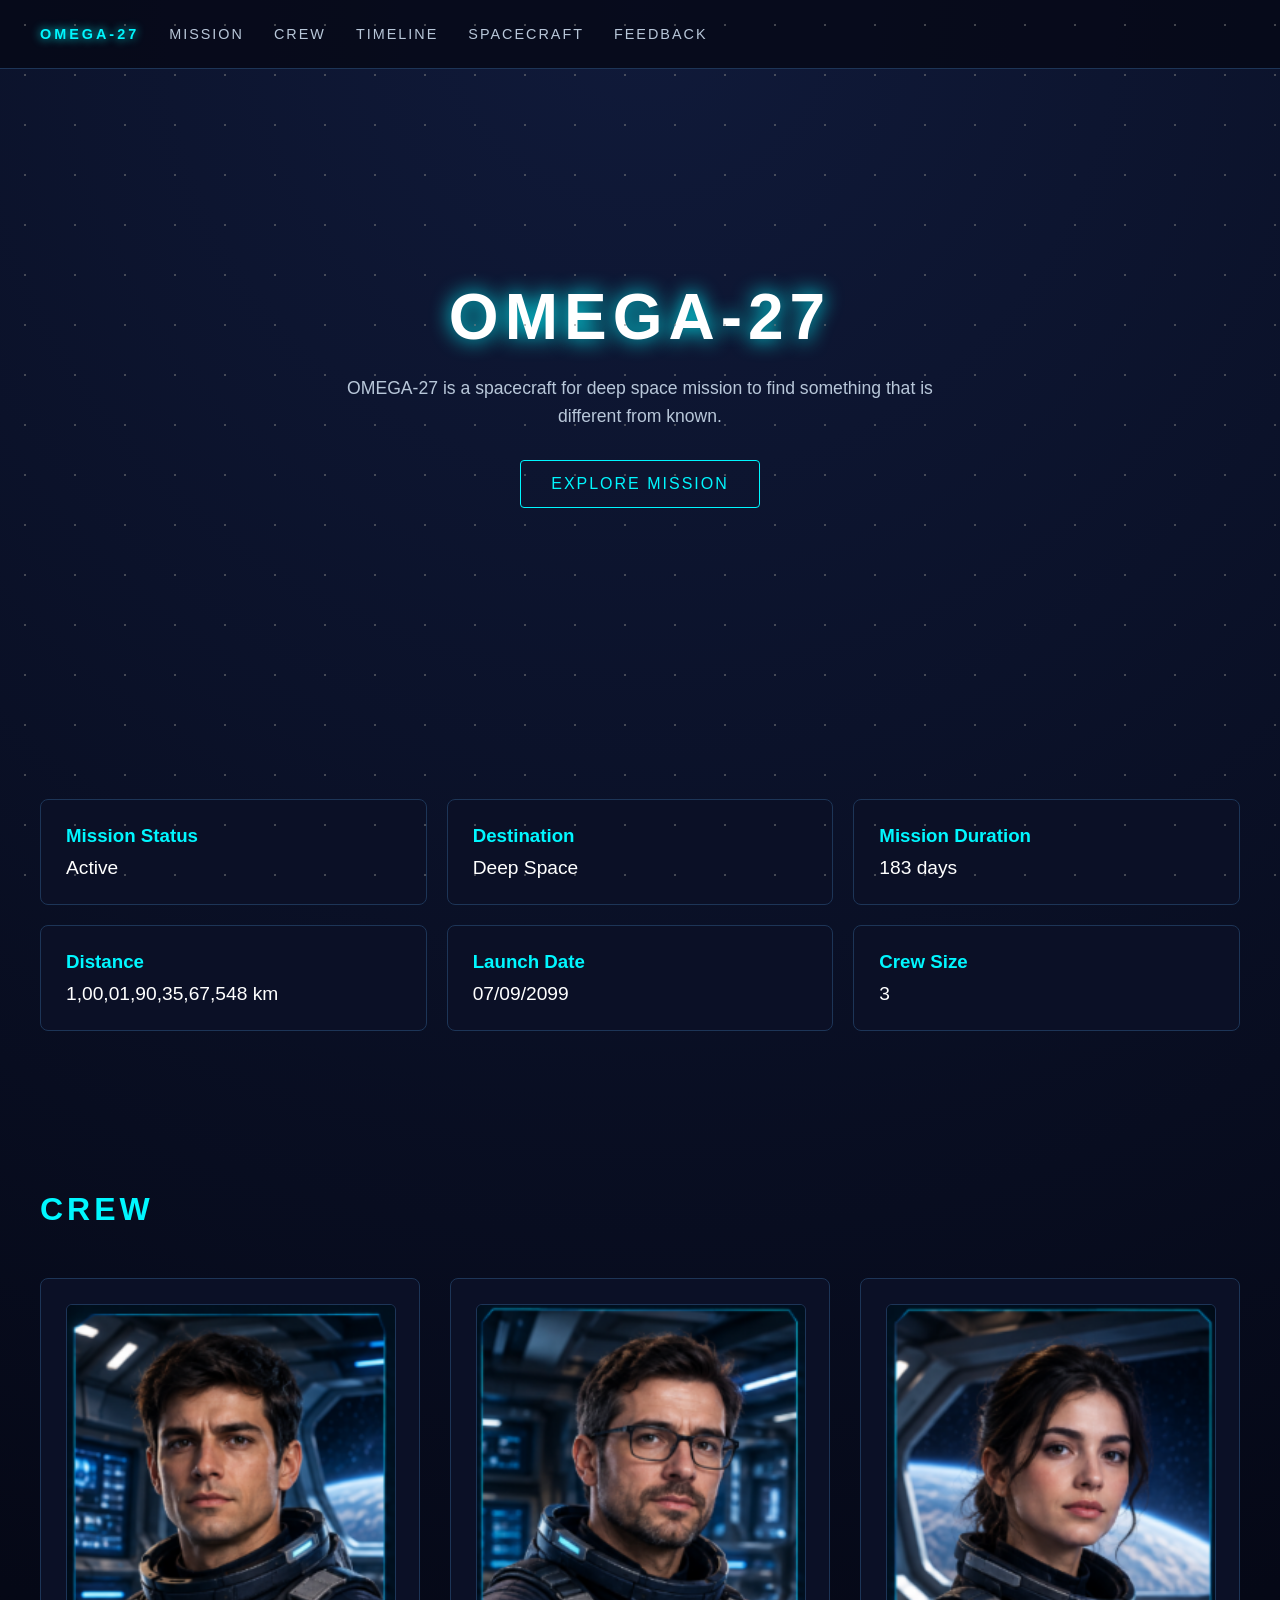
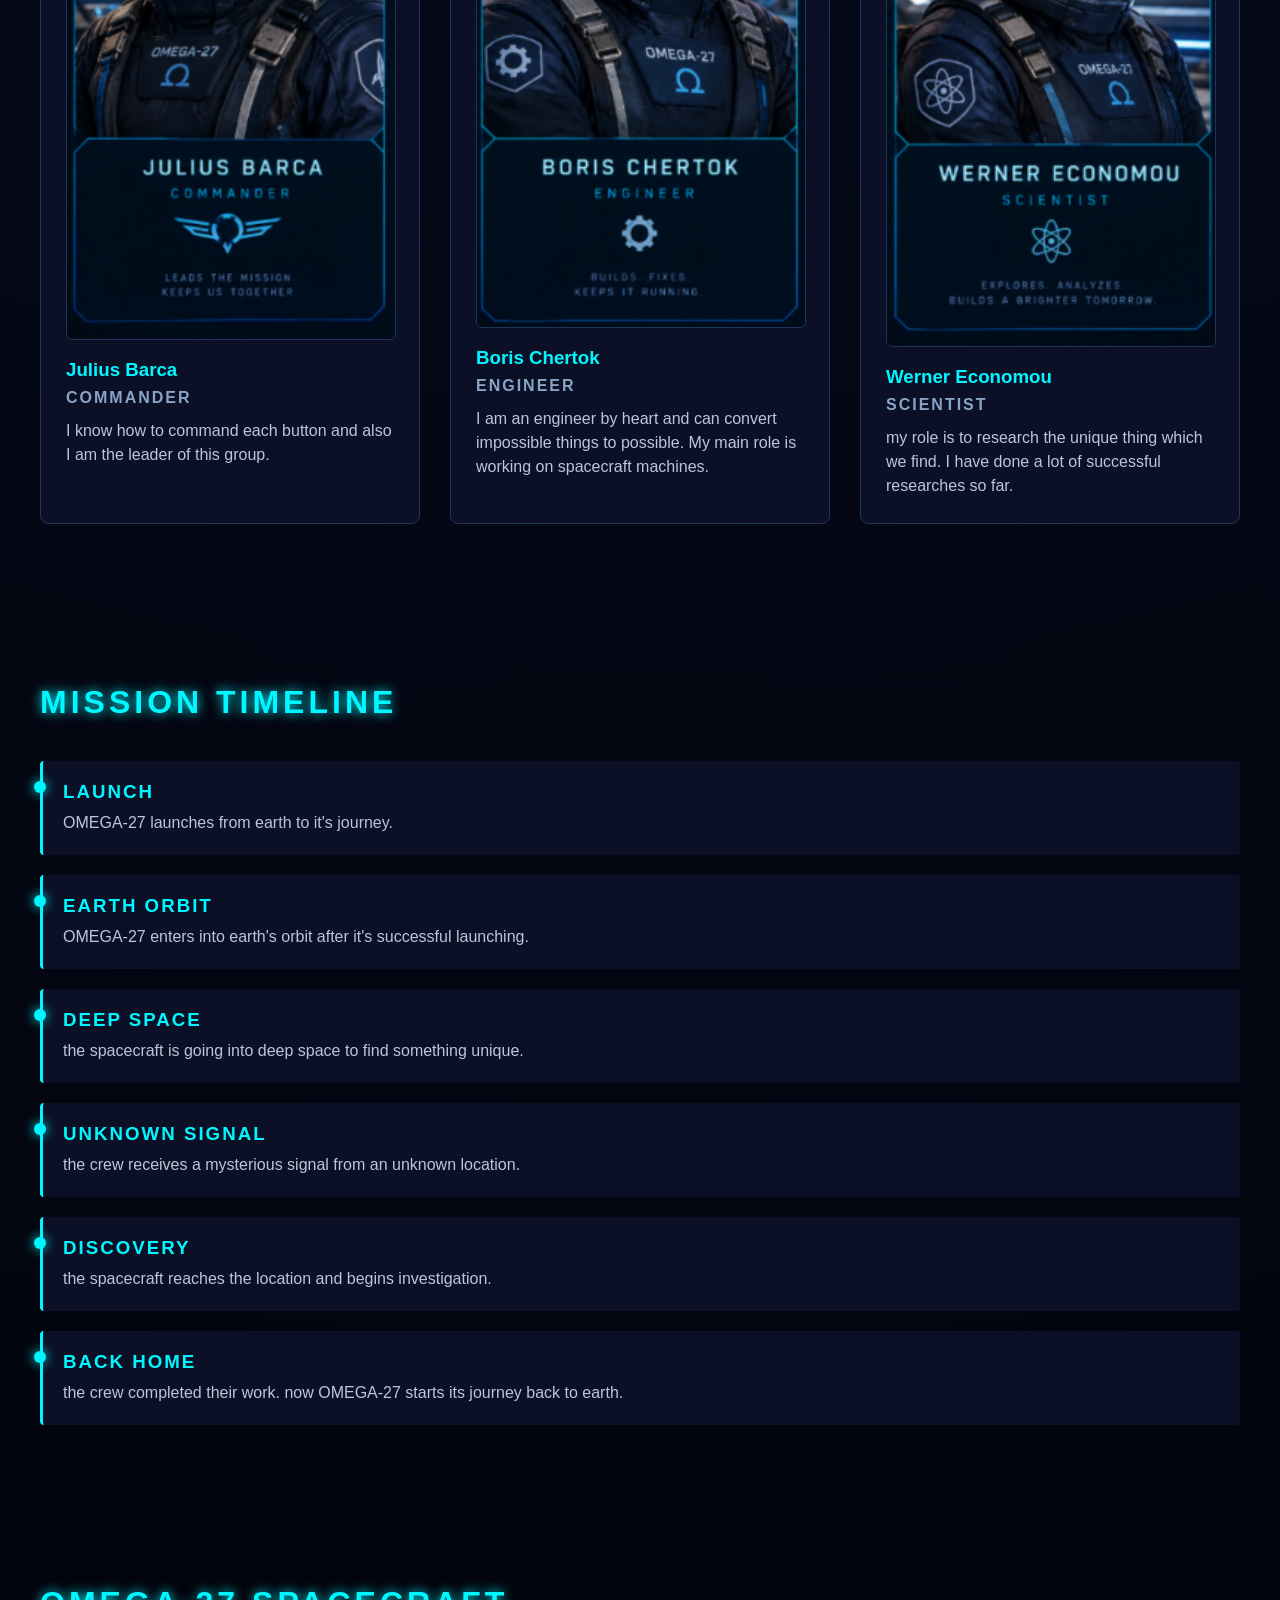
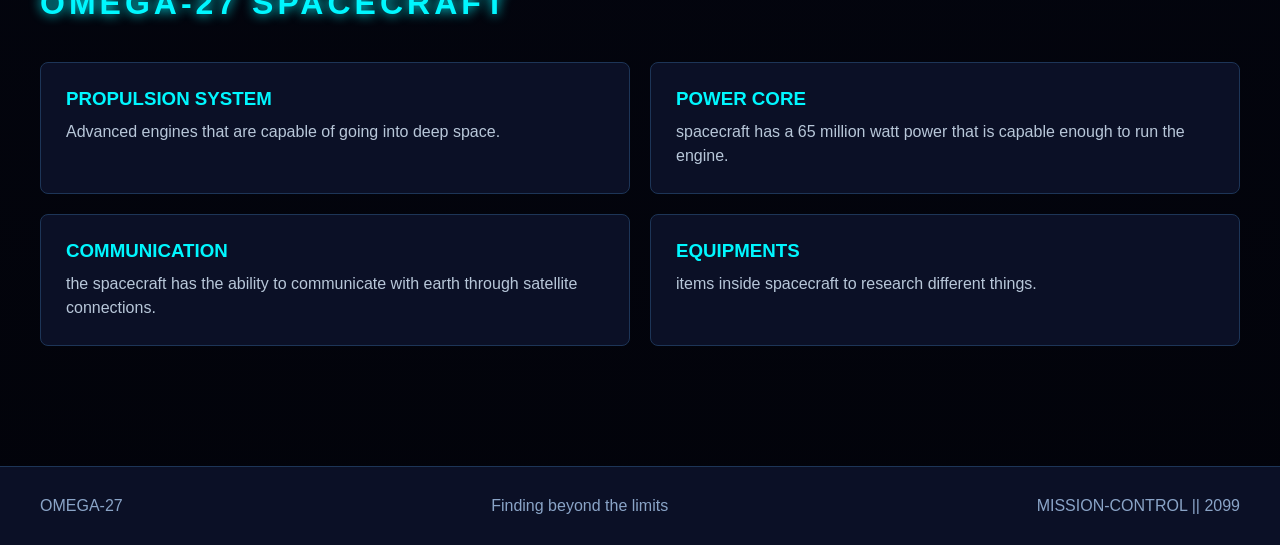
<file: index.html>
<!DOCTYPE html>
<html lang="en">
<head>
    <meta charset="UTF-8">
    <meta name="viewport" content="width=device-width, initial-scale=1.0">
    <title>OMEGA 27 CONTROL CENTRE</title>
    <link rel="stylesheet" href="style.css">
</head>
<body>
        <header>
           <nav>
              <ul>
                <li><a href="#home">OMEGA-27</a></li>
                <li><a href="#mission">MISSION</a></li>
                <li><a href="#crew">CREW</a></li>
                <li><a href="#timeline">TIMELINE</a></li>
                <li><a href="#spacecraft">SPACECRAFT</a></li>
                <li><a href="suggestion.html">FEEDBACK</a></li>
              </ul>
           </nav>
        </header>
    <section id = "home">
        <h1>OMEGA-27</h1>
        <p>OMEGA-27 is a spacecraft for deep space mission to find something that is different from known.</p>
        <button>EXPLORE MISSION</button>
    </section>
    <section id = "mission">
        <div class="card">
            <h3>Mission Status</h3>
            <p>Active</p>
        </div>
        <div class="card">
            <h3>Destination</h3>
            <p>Deep Space</p>
        </div>
        <div class="card">
            <h3>Mission Duration</h3>
            <p>183 days</p>
        </div>
        <div class="card">
            <h3>Distance</h3>
            <p>1,00,01,90,35,67,548 km</p>
        </div>
        <div class="card">
            <h3>Launch Date</h3>
            <p>07/09/2099</p>
        </div>
        <div class="card">
            <h3>Crew Size</h3>
            <p>3</p>
        </div>
    </section>
    <section id="crew">
        <h2>CREW</h2>
        <div class="members">
            <img src="images/crew1.png" alt="Julius Barca">
            <h3>Julius Barca</h3>
            <h4>COMMANDER</h4>
            <p>I know how to command each button and also I am the leader of this group.</p>
        </div>
        <div class="members">
        <img src="images/crew2.png" alt="Boris Chertok">
            <h3>Boris Chertok</h3>
            <h4>ENGINEER</h4>
            <p>I am an engineer by heart and can convert impossible things to possible. My main role is working on spacecraft machines.</p>
        </div>
        <div class="members">
            <img src="images/crew3.png" alt="Werner Economou">
            <h3>Werner Economou</h3>
            <h4>SCIENTIST</h4>
            <p>my role is to research the unique thing which we find. I have done a lot of successful researches so far.</p>
        </div>
    </section>
    <section id="timeline">
        <h2>MISSION TIMELINE</h2>
        <div class="events">
            <h3>LAUNCH</h3>
            <p>OMEGA-27 launches from earth to it's journey.</p>
        </div>
        <div class="events">
            <h3>EARTH ORBIT</h3>
            <p>OMEGA-27 enters into earth's orbit after it's successful launching.</p>
        </div>
        <div class="events">
            <h3>DEEP SPACE</h3>
            <p>the spacecraft is going into deep space to find something unique.</p>
        </div>
        <div class="events">
            <h3>UNKNOWN SIGNAL</h3>
            <p>the crew receives a mysterious signal from an unknown location.</p>
        </div>
        <div class="events">
            <h3>DISCOVERY</h3>
            <p>the spacecraft reaches the location and begins investigation.</p>
        </div>
        <div class="events">
            <h3>BACK HOME</h3>
            <p>the crew completed their work. now OMEGA-27 starts its journey back to earth.</p>
        </div>
    </section>
    <section id="spacecraft">
        <h2>OMEGA-27 SPACECRAFT</h2>
        <div class="info">
            <h3>PROPULSION SYSTEM</h3>
            <p>Advanced engines that are capable of going into deep space.</p>
        </div>
        <div class="info">
            <h3>POWER CORE</h3>
            <p>spacecraft has a 65 million watt power that is capable enough to run the engine.</p>
        </div>
        <div class="info">
            <h3>COMMUNICATION</h3>
            <p>the spacecraft has the ability to communicate with earth through satellite connections.</p>
        </div>
        <div class="info">
            <h3>EQUIPMENTS</h3>
            <p>items inside spacecraft to research different things.</p>
        </div>
    </section>
    <footer>
        <ul>
            <li>OMEGA-27</li>
            <li>Finding beyond the limits</li>
            <li>MISSION-CONTROL || 2099</li>
        </ul>
    </footer>
</body>
</html>
</file>
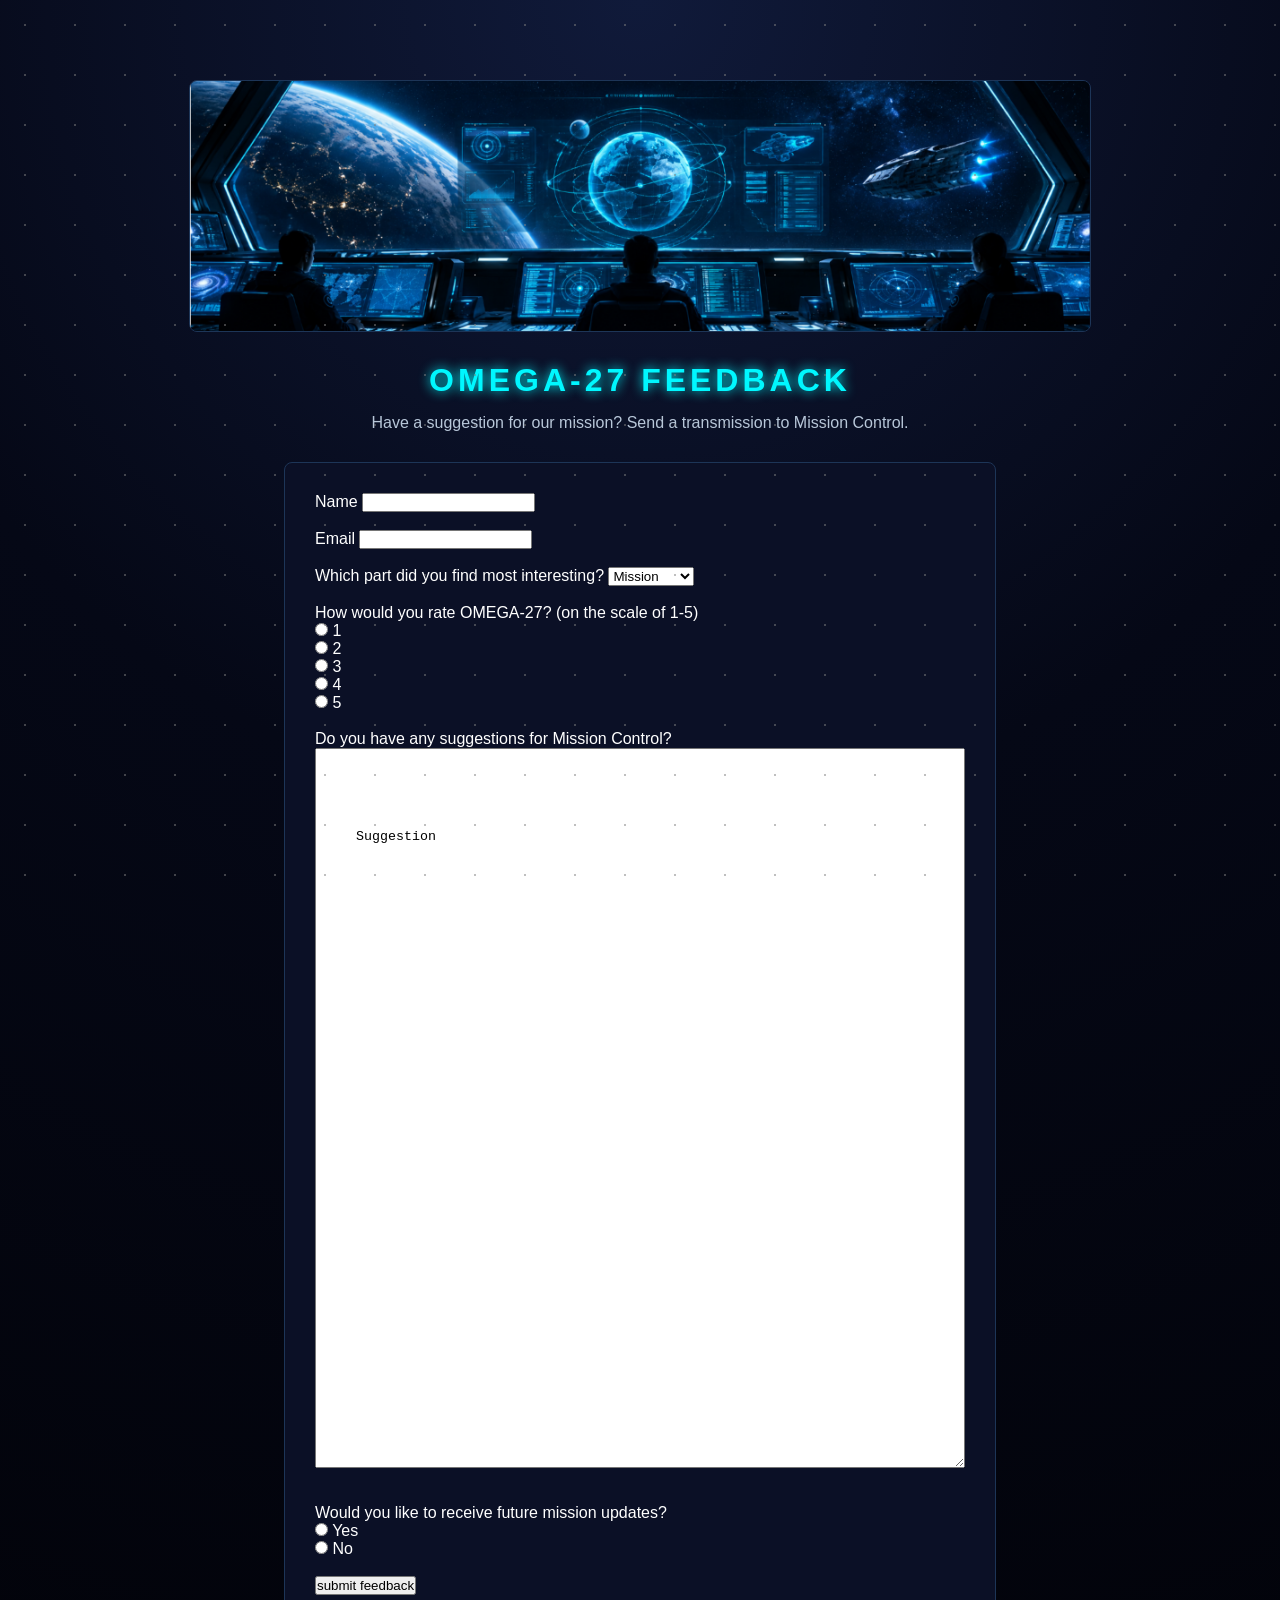
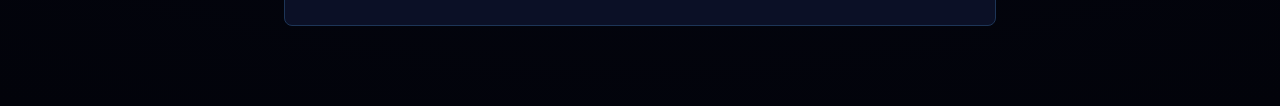
<file: suggestion.html>
<!DOCTYPE html>
<html lang="en">
<head>
    <meta charset="UTF-8">
    <meta name="viewport" content="width=device-width, initial-scale=1.0">
    <title>OMEGA-27 FEEDBACK</title>
    <link rel="stylesheet" href="style.css">
</head>
<body>
    <section id="suggestion">
        <img src="images/futuristic.png" alt="photo">
        <h2>OMEGA-27 FEEDBACK</h2>
        <p>Have a suggestion for our mission? Send a transmission to Mission Control.</p>
        <form>
            <label for="name">Name</label>
            <input type="text" id="name" name="name" required>
            <br>
            <br>
            <label for="email">Email</label>
            <input type="email" id="email" name="email">
            <br>
            <br>
            <label for="interesting">Which part did you find most interesting?</label>
            <select class="options" name="interesting" id="interesting" required>
                <option>Mission</option>
                <option>Discovery</option>
                <option>Crew</option>
                <option>Timeline</option>
                <option>Spacecraft</option>
                <option>Website</option>
            </select>
            <br>
            <br>
            <label for="rate">How would you rate OMEGA-27? (on the scale of 1-5)</label>
            <br>
            <input type="radio" name="rate" id="1" value="1" required>
            <label for="1">1</label>
            <br>
            <input type="radio" name="rate" id="2" value="2">
            <label for="2">2</label>
            <br>
            <input type="radio" name="rate" id="3" value="3">
            <label for="3">3</label>
            <br>
            <input type="radio" name="rate" id="4" value="4">
            <label for="4">4</label>
            <br>
            <input type="radio" name="rate" id="5" value="5">
            <label for="5">5</label>
            <br>
            <br>
            <label for="suggestions">Do you have any suggestions for Mission Control?</label>
            <br>
            <textarea id="suggestion" name="suggestion">Suggestion</textarea>
            <br>
            <br>
            <label for="updates">Would you like to receive future mission updates?</label>
            <br>
            <input type="radio" id="yes" name="updates" value="yes" required>
            <label for="yes">Yes</label>
            <br>
            <input type="radio" id="no" name="updates" value="no">
            <label for="no">No</label>
            <br>
            <br>
            <input type="submit" value="submit feedback">
        </form>
    </section>
</body>
</html>
</file>
<file: style.css>
* {
   margin: 0;
   padding: 0;
}
body{
    background: radial-gradient(circle at top, #101a3a 0%, #050816 45%, #02030a 100%);
    color: white;
    font-family: Arial, sans-serif;
}
body::before {
    content: "";
    position: fixed;
    top: 0;
    left: 0;
    width: 100%;
    height: 100%;
    pointer-events: none;
    background-image: radial-gradient(circle, gray 1px, transparent 1px);
    background-size: 50px 50px;
    opacity: 0.5;
}
nav{
    background-color: rgba(5, 8, 22, 0.8);
    border-bottom: 1px solid #1d3557;
    padding: 5px 20px;
}
nav ul{
    display: flex;
    list-style: none;
    gap: 30px;   
    padding: 20px;
    align-items: center;
}
nav a{
    color: #b8c7d9;
    text-decoration: none;
    font-size: 0.9rem;
    letter-spacing: 2px;
    transition: color 0.3s ease;
}
nav a:hover{
    color: #00f7ff;
}
nav li:first-child a{
    font-weight: bold;
    letter-spacing: 3px;
    text-shadow: 0 0 10px #00f7ff;
    color: #00f7ff
}
section {
    padding-top: 40px;
}
section h2 {
    font-size: 2rem;
    letter-spacing: 4px;
}
#home{
    min-height: 70vh;
    padding: 10px;
    display: flex;
    flex-direction: column;
    justify-content: center;
    align-items: center;
}
#home h1{
    font-size: 4rem;
    letter-spacing: 6px;
    text-shadow: 0 0 20px #00f7ff;
    animation: omegaGlow 3s ease-in-out infinite alternate;
}
@keyframes omegaGlow {
    from {
        text-shadow: 0 0 10px #00f7ff;
    }

    to {
        text-shadow: 0 0 30px #00f7ff;
    }
}
#home p {
    margin-top: 20px;
    max-width: 600px;
    text-align: center;
    font-size: 1.1rem;
    line-height: 1.6;
    color: #b8c7d9;
}
#home button {
    margin-top: 30px;
    padding: 14px 30px;
    background-color: transparent;
    color: #00f7ff;
    border: 1px solid #00f7ff;
    border-radius: 4px;
    font-size: 1rem;
    letter-spacing: 2px;
    cursor: pointer;
}
#home button:hover {
    background-color: #00f7ff;
    color: #050816;
    box-shadow: 0 0 20px #00f7ff;
}
#mission{
    display: grid;
    padding: 80px 40px;
    grid-template-columns: 1fr 1fr 1fr;
    gap: 20px;
}
.card{
    padding: 25px;
    border: 1px solid #1d3557;
    border-radius: 8px;
    background-color:#0b1026;
    transition: transform 0.3s ease, border-color 0.3s ease;
}
.card h3 {
    color: #00f7ff;
    margin-bottom: 10px;
}
.card p {
    font-size: 1.2rem;
}
.card:hover {
    transform: translateY(-6px);
    border-color: #00f7ff;
    box-shadow: 0 0 20px rgba(0, 247, 255, 0.25);
}
#crew{
    padding: 80px 40px;
    display: flex;
    flex-wrap: wrap;
    gap: 30px;
}
#crew h2 {
    width: 100%;
    margin-bottom: 20px;
    color: #00f7ff;
    letter-spacing: 4px;
}
.members{
    padding: 25px;
    border: 1px solid #1d3557;
    border-radius: 8px;
    background-color: #0b1026;
    flex: 1;
    transition: transform 0.3s ease, border-color 0.3s ease, box-shadow 0.3s ease;
}
.members h3 {
    color: #00f7ff;
    margin-top: 15px;
    margin-bottom: 8px;
}

.members h4 {
    color: #8aa4c7;
    letter-spacing: 2px;
    margin-bottom: 12px;
}

.members p {
    color: #b8c7d9;
    line-height: 1.5;
}
.members img {
    width: 100%;
    height: auto;
    border-radius: 6px;
    border: 1px solid #1d3557;
}
.members:hover {
    transform: translateY(-8px);
    border-color: #00f7ff;
    box-shadow: 0 0 20px rgba(0, 247, 255, 0.2);
}
#timeline {
    padding: 80px 40px;
    display: flex;
    flex-direction: column;
    gap: 20px;
}
#timeline h2 {
    color: #00f7ff;
    text-shadow: 0 0 12px #00f7ff;
    margin-bottom: 20px;
}
.events{
    padding: 20px;
    border-left: 3px solid #00f7ff;
    border-radius: 4px;
    position: relative;
    background-color: #0b1026;
    transition: transform 0.3s ease, border-color 0.3s ease;
}
.events::before {
    content: "";
    position: absolute;
    left: -9px;
    top: 20px;
    width: 12px;
    height: 12px;
    background-color: #00f7ff;
    border-radius: 50%;
    box-shadow: 0 0 12px #00f7ff;
}
.events h3 {
    color: #00f7ff;
    margin-bottom: 8px;
    letter-spacing: 2px;
}

.events p {
    color: #b8c7d9;
    line-height: 1.5;
}
.events:hover {
    transform: translateX(8px);
    border-left-color: #00f7ff;
}
#spacecraft{
    padding: 80px 40px;
    display: grid;
    grid-template-columns: 1fr 1fr;
    gap: 20px;
}
#spacecraft h2 {
    grid-column: 1 / -1;
    color: #00f7ff;
    letter-spacing: 4px;
    margin-bottom: 20px;
    text-shadow: 0 0 12px #00f7ff;
}
.info{
    padding: 25px;
    border: 1px solid #1d3557;
    border-radius: 8px;
    background-color: #0b1026;
    transition: transform 0.3s ease, border-color 0.3s ease, box-shadow 0.3s ease;
}
.info h3 {
    color: #00f7ff;
    margin-bottom: 10px;
}

.info p {
    color: #b8c7d9;
    line-height: 1.5;
}
.info:hover {
    transform: translateY(6px);
    border-color: #00f7ff;
    box-shadow: 0 0 20px rgba(0, 247, 255, 0.2);
}
footer{
    margin-top: 40px;
    padding: 30px 40px;
    background-color: #0b1026;
    border-top: 1px solid #1d3557;
}
footer ul{
    list-style: none;
    display: flex; 
    gap: 20px;
    justify-content: space-between;
}
footer li{
    color: #8aa4c7;
}
@media (max-width: 767px) {
    #mission{
        grid-template-columns: 1fr;
    }
    #crew{
        padding: 60px 20px;
    }
    .members{
        width: 100%;
    }
    #spacecraft{
        grid-template-columns: 1fr;
        padding: 60px 20px;
    }
    footer ul{
        flex-direction: column;
        align-items: center;
    }
    nav ul {
    flex-wrap: wrap;
    justify-content: center;
    gap: 15px;
}
}
#suggestion {
    min-height: 80vh;
    padding: 80px 40px;
    display: flex;
    flex-direction: column;
    align-items: center;
}
#suggestion h2 {
    color: #00f7ff;
    font-size: 2rem;
    letter-spacing: 4px;
    text-shadow: 0 0 12px #00f7ff;
    margin-bottom: 15px;
}
#suggestion > p {
    color: #b8c7d9;
    margin-bottom: 30px;
}
#suggestion form {
    width: 100%;
    max-width: 650px;
    padding: 30px;
    border: 1px solid #1d3557;
    border-radius: 8px;
    background-color: #0b1026;
}
#suggestion textarea {
    width: 100%;
    box-sizing: border-box;
    resize: vertical;
}
#suggestion > img {
    width: 100%;
    max-width: 900px;
    height: 250px;
    object-fit: cover;
    border-radius: 8px;
    border: 1px solid #1d3557;
    margin-bottom: 30px;
}
</file>
